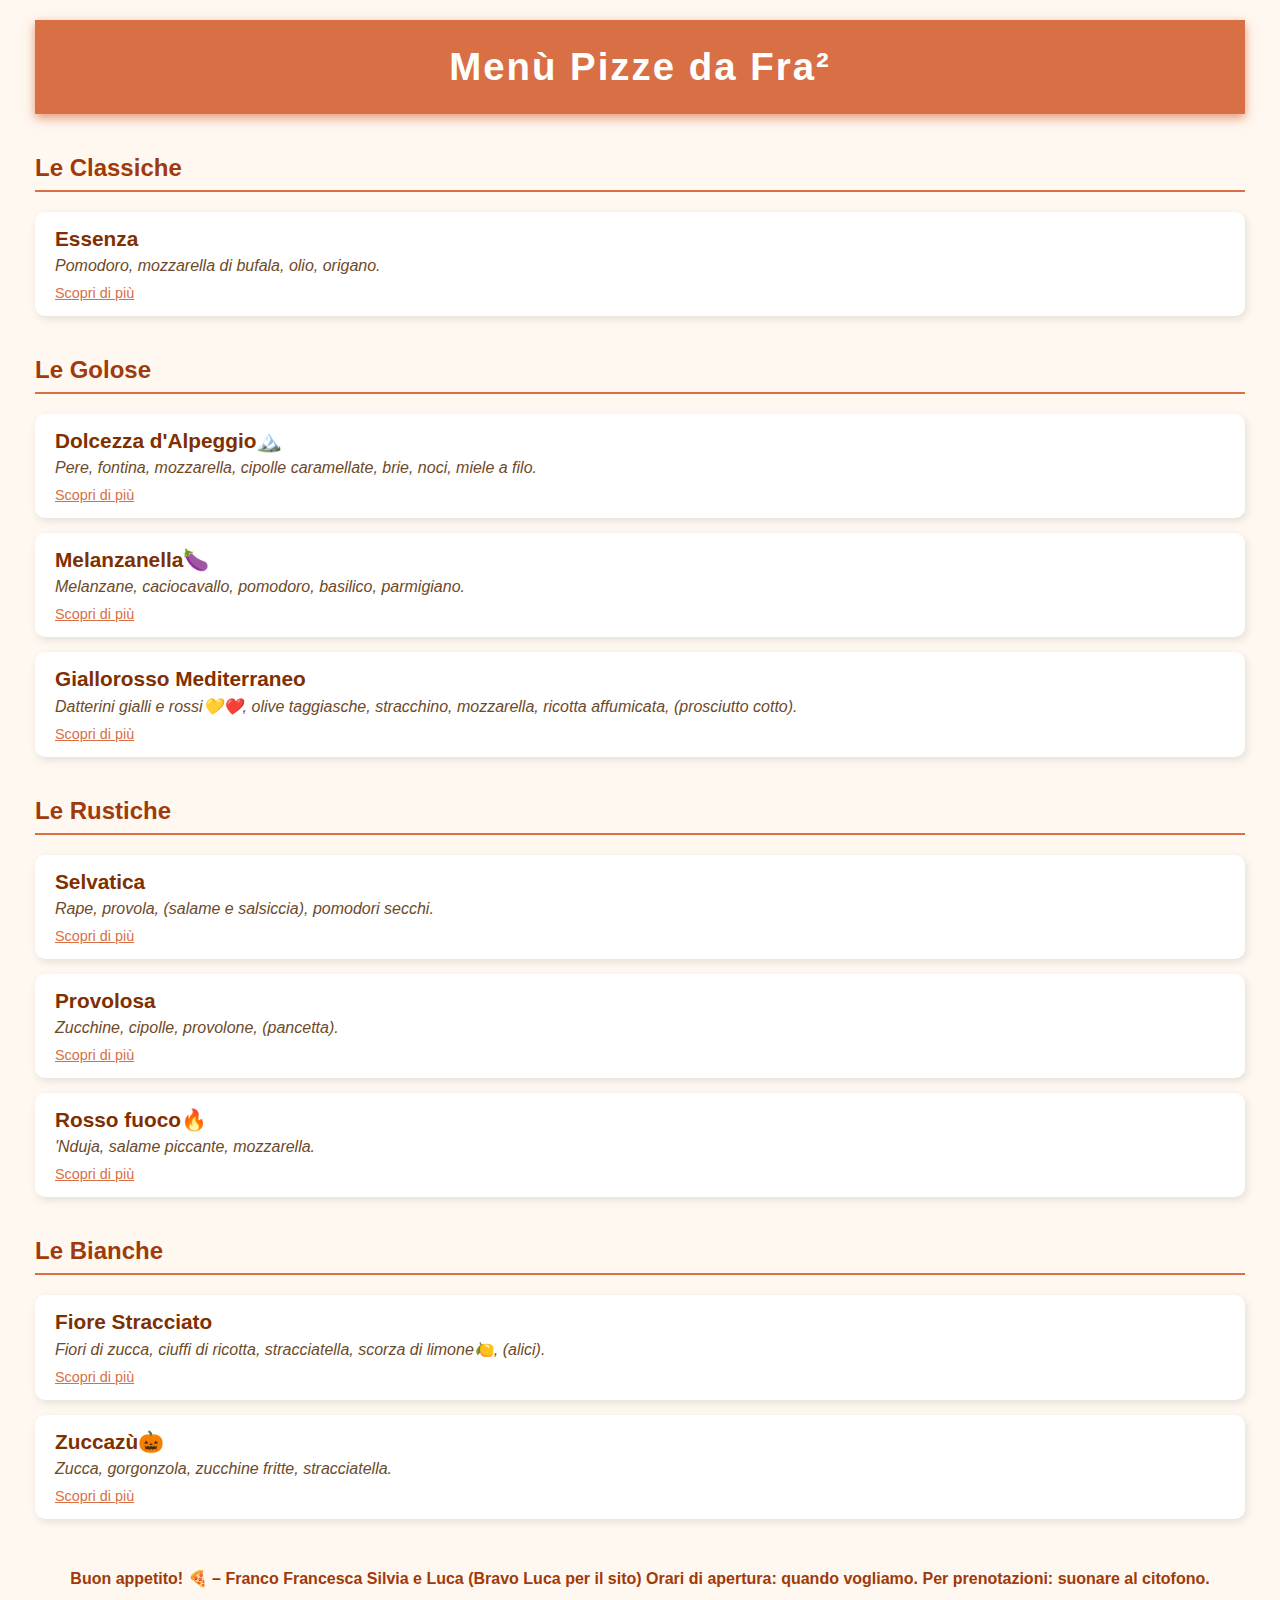
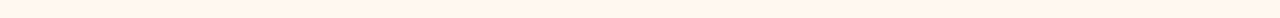
<file: index.html>
<!DOCTYPE html>
<html lang="it">
<head>
    <meta charset="UTF-8" />
    <meta name="viewport" content="width=device-width, initial-scale=1" />
    <title>Menù Pizze da Fra²</title>
    <style>
        body {
            font-family: 'Segoe UI', Tahoma, Geneva, Verdana, sans-serif;
            background: #fff8f0;
            color: #4b342f;
            margin: 0;
            padding: 0 15px;
        }
        header {
            text-align: center;
            padding: 25px 0;
            background: #d96f45;
            color: white;
            font-size: 2.4em;
            font-weight: bold;
            letter-spacing: 2px;
            box-shadow: 0 4px 10px rgb(217 111 69 / 0.7);
        }
        h2 {
            border-bottom: 2px solid #d96f45;
            padding-bottom: 8px;
            margin-top: 40px;
            color: #a03a0b;
        }
        .pizza {
            background: #fff;
            margin: 15px 0;
            border-radius: 10px;
            padding: 15px 20px;
            box-shadow: 2px 3px 8px rgba(0,0,0,0.1);
            transition: background 0.3s ease;
        }
        .pizza:hover {
            background: #f9e9d6;
        }
        .pizza-name {
            font-weight: 700;
            font-size: 1.3em;
            color: #803000;
            cursor: pointer;
        }
        .description {
            margin-top: 6px;
            font-style: italic;
            color: #6d4a2a;
        }
        .more-info {
            margin-top: 10px;
            font-size: 0.9em;
            color: #d96f45;
            cursor: pointer;
            text-decoration: underline;
        }
        .extra-info {
            margin-top: 6px;
            font-size: 0.9em;
            display: none;
            color: #4b342f;
            background: #ffe7c1;
            padding: 8px 12px;
            border-radius: 8px;
        }
        footer {
            text-align: center;
            margin: 50px 0 30px 0;
            color: #a03a0b;
            font-weight: 600;
            font-size: 1em;
        }
        @media (max-width: 600px) {
            body {
                padding: 0 10px;
            }
            header {
                font-size: 1.8em;
            }
        }
    </style>
    <link rel="stylesheet" href="stile.css" />
</head>
<body>
    <header>Menù Pizze da Fra²</header>

    <section>
        <h2>Le Classiche</h2>
        <div class="pizza">
            <div class="pizza-name" onclick="toggleInfo(this)">Essenza</div>
            <div class="description">Pomodoro, mozzarella di bufala, olio, origano.</div>
            <div class="more-info" onclick="toggleInfo(this)">Scopri di più</div>
            <div class="extra-info">La pizza che rappresenta l’essenza della tradizione italiana🤌, semplice e autentica. Verde, Bianco e Rosso</div>
        </div>
    </section>

    <section>
        <h2>Le Golose</h2>
        <div class="pizza">
            <div class="pizza-name" onclick="toggleInfo(this)">Dolcezza d'Alpeggio🏔️</div>
            <div class="description">Pere, fontina, mozzarella, cipolle caramellate, brie, noci, miele a filo.</div>
            <div class="more-info" onclick="toggleInfo(this)">Scopri di più</div>
            <div class="extra-info">Un incontro di sapori dolci e salati, respira la fresca montagna.</div>
        </div>
        <div class="pizza">
            <div class="pizza-name" onclick="toggleInfo(this)">Melanzanella🍆</div>
            <div class="description">Melanzane, caciocavallo, pomodoro, basilico, parmigiano.</div>
            <div class="more-info" onclick="toggleInfo(this)">Scopri di più</div>
            <div class="extra-info">Un omaggio ai sapori mediterranei, ricchi e forti.</div>
        </div>
        <div class="pizza">
            <div class="pizza-name" onclick="toggleInfo(this)">Giallorosso Mediterraneo</div>
            <div class="description">Datterini gialli e rossi💛❤️, olive taggiasche, stracchino, mozzarella, ricotta affumicata, (prosciutto cotto).</div>
            <div class="more-info" onclick="toggleInfo(this)">Scopri di più</div>
            <div class="extra-info">Colori e sapori tipici liguri, mix equilibrato, gustoso e soprttuto colorato.</div>
        </div>
    </section>

    <section>
        <h2>Le Rustiche</h2>
        <div class="pizza">
            <div class="pizza-name" onclick="toggleInfo(this)">Selvatica</div>
            <div class="description">Rape, provola, (salame e salsiccia), pomodori secchi.</div>
            <div class="more-info" onclick="toggleInfo(this)">Scopri di più</div>
            <div class="extra-info">Una pizza intensa e robusta, sapori forti⚔️e autentici.</div>
        </div>
        <div class="pizza">
            <div class="pizza-name" onclick="toggleInfo(this)">Provolosa</div>
            <div class="description">Zucchine, cipolle, provolone, (pancetta).</div>
            <div class="more-info" onclick="toggleInfo(this)">Scopri di più</div>
            <div class="extra-info">Sapori rustici e affumicati💭 in un abbinamento goloso.</div>
        </div>
        <div class="pizza">
            <div class="pizza-name" onclick="toggleInfo(this)">Rosso fuoco🔥</div>
            <div class="description">'Nduja, salame piccante, mozzarella.</div>
            <div class="more-info" onclick="toggleInfo(this)">Scopri di più</div>
            <div class="extra-info">Piccantezza e sapore del Sud in una pizza "esplosiva"🧨.</div>
        </div>
    </section>

    <section>
        <h2>Le Bianche</h2>
        <div class="pizza">
            <div class="pizza-name" onclick="toggleInfo(this)">Fiore Stracciato</div>
            <div class="description">Fiori di zucca, ciuffi di ricotta, stracciatella, scorza di limone🍋, (alici).</div>
            <div class="more-info" onclick="toggleInfo(this)">Scopri di più</div>
            <div class="extra-info">Delicatezza e carattere in un connubio tra leggerezza e decisione.</div>
        </div>
        <div class="pizza">
            <div class="pizza-name" onclick="toggleInfo(this)">Zuccazù🎃</div>
            <div class="description">Zucca, gorgonzola, zucchine fritte, stracciatella.</div>
            <div class="more-info" onclick="toggleInfo(this)">Scopri di più</div>
            <div class="extra-info">Dolcezza e cremosità in perfetto contrasto tra loro.</div>
        </div>
    </section>

    <script>
        function toggleInfo(elem) {
            const pizzaDiv = elem.closest('.pizza');
            if (!pizzaDiv) return;
            const extra = pizzaDiv.querySelector('.extra-info');
            if (!extra) return;

            if (extra.style.display === 'block') {
                extra.style.display = 'none';
            } else {
                extra.style.display = 'block';
            }
        }
    </script>

    <footer>
        Buon appetito! 🍕 – Franco Francesca Silvia e Luca (Bravo Luca per il sito)
        Orari di apertura: quando vogliamo.
        Per prenotazioni: suonare al citofono.
    </footer>
</body>
</html>
</file>
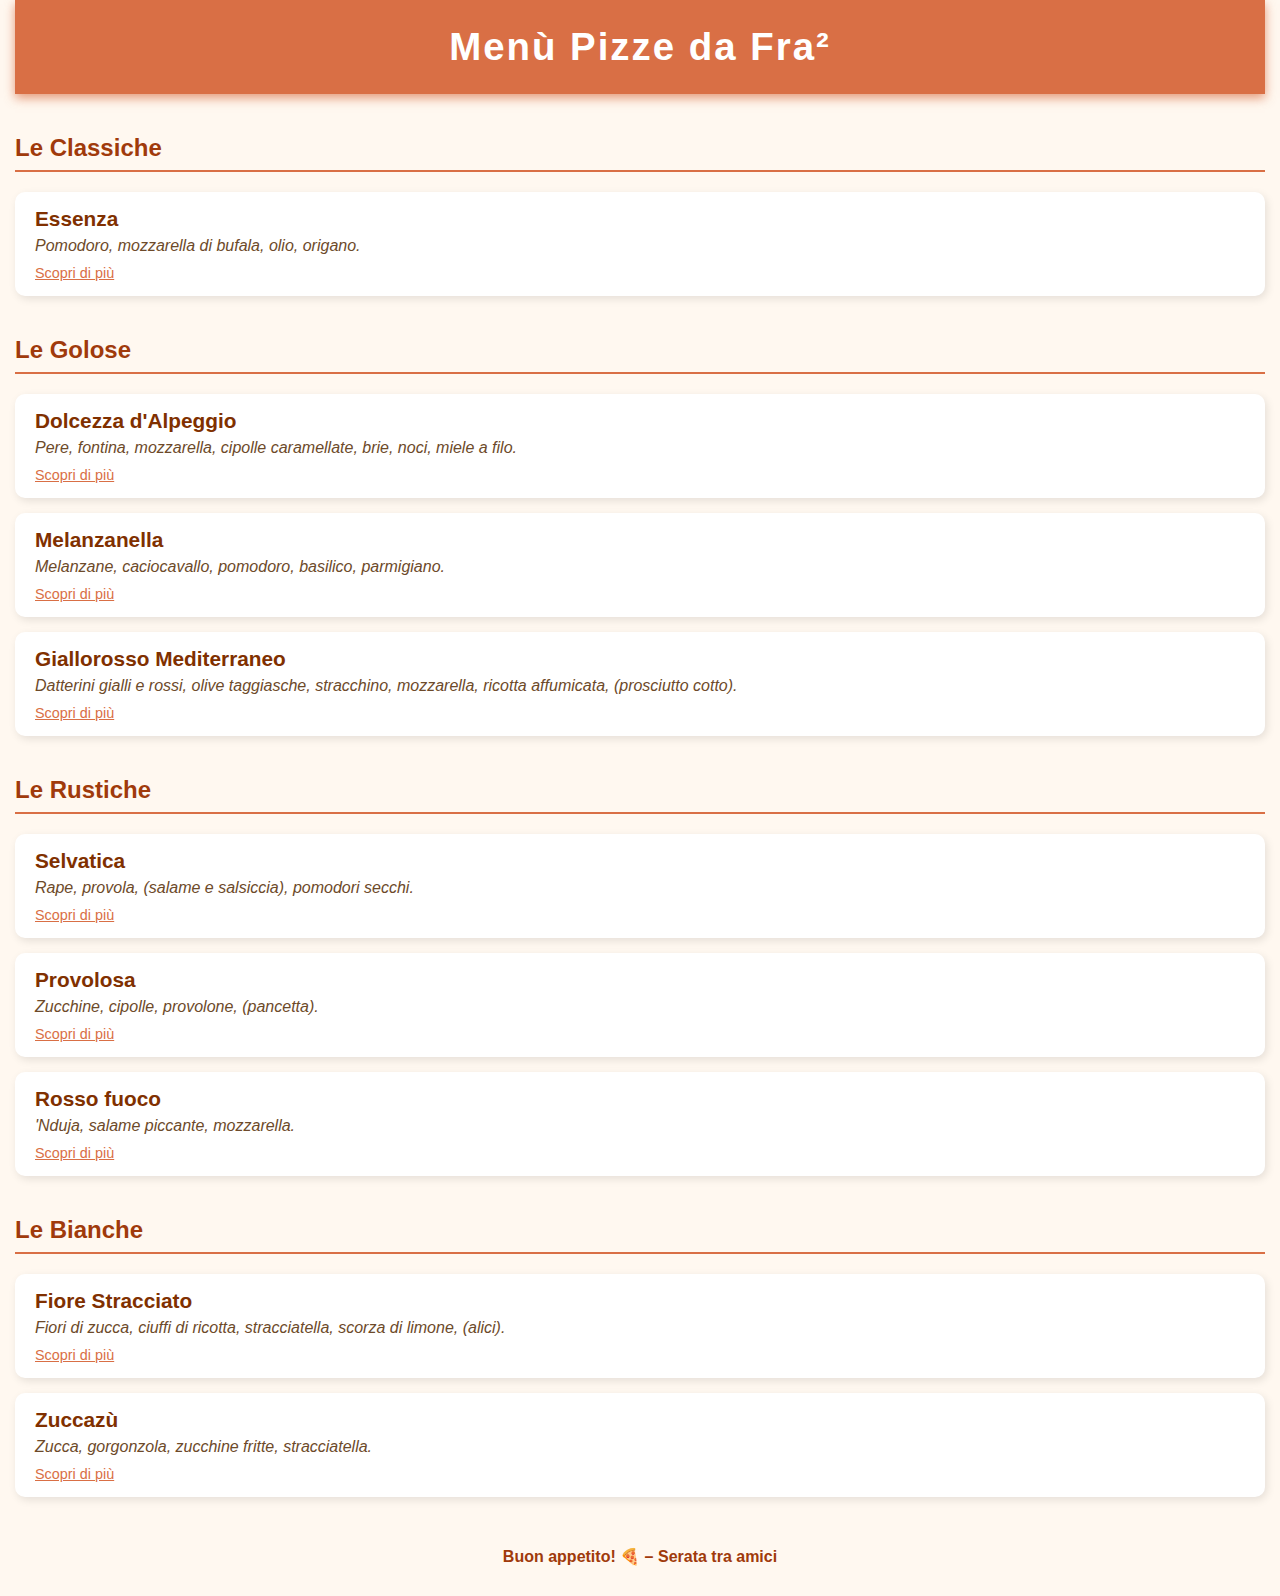
<file: menu..html>
<!DOCTYPE html>
<html lang="it">
<head>
    <meta charset="UTF-8" />
    <meta name="viewport" content="width=device-width, initial-scale=1" />
    <title>Menù Pizze da Fra²</title>
    <style>
        body {
            font-family: 'Segoe UI', Tahoma, Geneva, Verdana, sans-serif;
            background: #fff8f0;
            color: #4b342f;
            margin: 0;
            padding: 0 15px;
        }
        header {
            text-align: center;
            padding: 25px 0;
            background: #d96f45;
            color: white;
            font-size: 2.4em;
            font-weight: bold;
            letter-spacing: 2px;
            box-shadow: 0 4px 10px rgb(217 111 69 / 0.7);
        }
        h2 {
            border-bottom: 2px solid #d96f45;
            padding-bottom: 8px;
            margin-top: 40px;
            color: #a03a0b;
        }
        .pizza {
            background: #fff;
            margin: 15px 0;
            border-radius: 10px;
            padding: 15px 20px;
            box-shadow: 2px 3px 8px rgba(0,0,0,0.1);
            transition: background 0.3s ease;
        }
        .pizza:hover {
            background: #f9e9d6;
        }
        .pizza-name {
            font-weight: 700;
            font-size: 1.3em;
            color: #803000;
            cursor: pointer;
        }
        .description {
            margin-top: 6px;
            font-style: italic;
            color: #6d4a2a;
        }
        .more-info {
            margin-top: 10px;
            font-size: 0.9em;
            color: #d96f45;
            cursor: pointer;
            text-decoration: underline;
        }
        .extra-info {
            margin-top: 6px;
            font-size: 0.9em;
            display: none;
            color: #4b342f;
            background: #ffe7c1;
            padding: 8px 12px;
            border-radius: 8px;
        }
        footer {
            text-align: center;
            margin: 50px 0 30px 0;
            color: #a03a0b;
            font-weight: 600;
            font-size: 1em;
        }
        @media (max-width: 600px) {
            body {
                padding: 0 10px;
            }
            header {
                font-size: 1.8em;
            }
        }
    </style>
</head>
<body>
    <header>Menù Pizze da Fra²</header>

    <section>
        <h2>Le Classiche</h2>
        <div class="pizza">
            <div class="pizza-name" onclick="toggleInfo(this)">Essenza</div>
            <div class="description">Pomodoro, mozzarella di bufala, olio, origano.</div>
            <div class="more-info" onclick="toggleInfo(this)">Scopri di più</div>
            <div class="extra-info">La pizza che rappresenta l’essenza della tradizione italiana, semplice e autentica.</div>
        </div>
    </section>

    <section>
        <h2>Le Golose</h2>
        <div class="pizza">
            <div class="pizza-name" onclick="toggleInfo(this)">Dolcezza d'Alpeggio</div>
            <div class="description">Pere, fontina, mozzarella, cipolle caramellate, brie, noci, miele a filo.</div>
            <div class="more-info" onclick="toggleInfo(this)">Scopri di più</div>
            <div class="extra-info">Un incontro di sapori dolci e salati, respira la fresca montagna.</div>
        </div>
        <div class="pizza">
            <div class="pizza-name" onclick="toggleInfo(this)">Melanzanella</div>
            <div class="description">Melanzane, caciocavallo, pomodoro, basilico, parmigiano.</div>
            <div class="more-info" onclick="toggleInfo(this)">Scopri di più</div>
            <div class="extra-info">Un omaggio ai sapori mediterranei, ricchi e forti.</div>
        </div>
        <div class="pizza">
            <div class="pizza-name" onclick="toggleInfo(this)">Giallorosso Mediterraneo</div>
            <div class="description">Datterini gialli e rossi, olive taggiasche, stracchino, mozzarella, ricotta affumicata, (prosciutto cotto).</div>
            <div class="more-info" onclick="toggleInfo(this)">Scopri di più</div>
            <div class="extra-info">Colori e sapori tipici liguri, mix equilibrato, gustoso e soprttuto colorato.</div>
        </div>
    </section>

    <section>
        <h2>Le Rustiche</h2>
        <div class="pizza">
            <div class="pizza-name" onclick="toggleInfo(this)">Selvatica</div>
            <div class="description">Rape, provola, (salame e salsiccia), pomodori secchi.</div>
            <div class="more-info" onclick="toggleInfo(this)">Scopri di più</div>
            <div class="extra-info">Una pizza intensa e robusta, sapori forti e autentici.</div>
        </div>
        <div class="pizza">
            <div class="pizza-name" onclick="toggleInfo(this)">Provolosa</div>
            <div class="description">Zucchine, cipolle, provolone, (pancetta).</div>
            <div class="more-info" onclick="toggleInfo(this)">Scopri di più</div>
            <div class="extra-info">Sapori rustici e affumicati in un abbinamento goloso.</div>
        </div>
        <div class="pizza">
            <div class="pizza-name" onclick="toggleInfo(this)">Rosso fuoco</div>
            <div class="description">'Nduja, salame piccante, mozzarella.</div>
            <div class="more-info" onclick="toggleInfo(this)">Scopri di più</div>
            <div class="extra-info">Piccantezza e sapore del Sud in una pizza "esplosiva".</div>
        </div>
    </section>

    <section>
        <h2>Le Bianche</h2>
        <div class="pizza">
            <div class="pizza-name" onclick="toggleInfo(this)">Fiore Stracciato</div>
            <div class="description">Fiori di zucca, ciuffi di ricotta, stracciatella, scorza di limone, (alici).</div>
            <div class="more-info" onclick="toggleInfo(this)">Scopri di più</div>
            <div class="extra-info">Delicatezza e carattere in un connubio tra leggerezza e decisione.</div>
        </div>
        <div class="pizza">
            <div class="pizza-name" onclick="toggleInfo(this)">Zuccazù</div>
            <div class="description">Zucca, gorgonzola, zucchine fritte, stracciatella.</div>
            <div class="more-info" onclick="toggleInfo(this)">Scopri di più</div>
            <div class="extra-info">Dolcezza e cremosità in perfetto contrasto tra loro.</div>
        </div>
    </section>

    <script>
        function toggleInfo(elem) {
            const pizzaDiv = elem.closest('.pizza');
            if (!pizzaDiv) return;
            const extra = pizzaDiv.querySelector('.extra-info');
            if (!extra) return;

            if (extra.style.display === 'block') {
                extra.style.display = 'none';
            } else {
                extra.style.display = 'block';
            }
        }
    </script>

    <footer>
        Buon appetito! 🍕 – Serata tra amici
    </footer>
</body>
</html>
</file>
<file: stile.css>
body {
  background-color: #fff8f0;
  font-family: 'Arial', sans-serif;
  color: #333;
  margin: 20px;
}

h1 {
  color: #b22222;
  text-align: center;
}

ul {
  list-style-type: none;
  padding: 0;
}

li {
  background-color: #ffe4b5;
  margin: 10px 0;
  padding: 10px;
  border-radius: 8px;
  box-shadow: 2px 2px 5px rgba(0,0,0,0.1);
}
</file>
